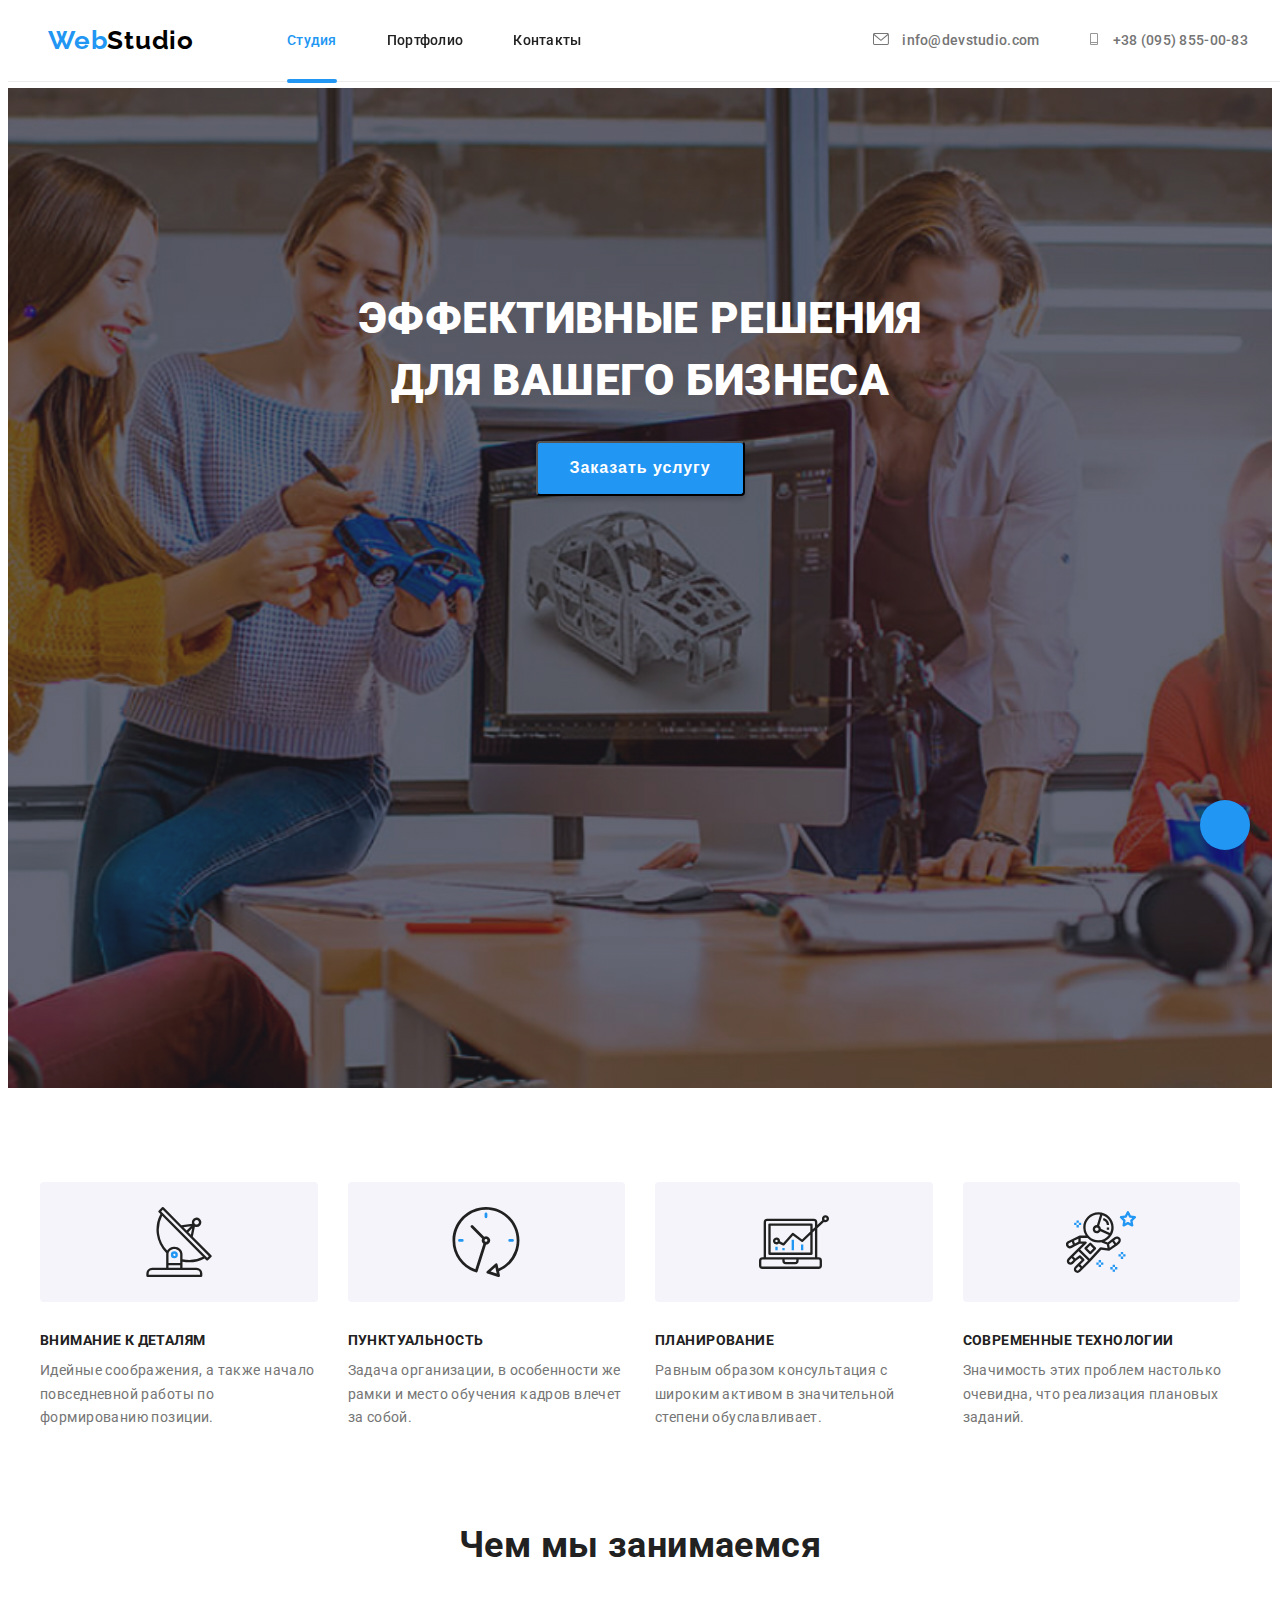
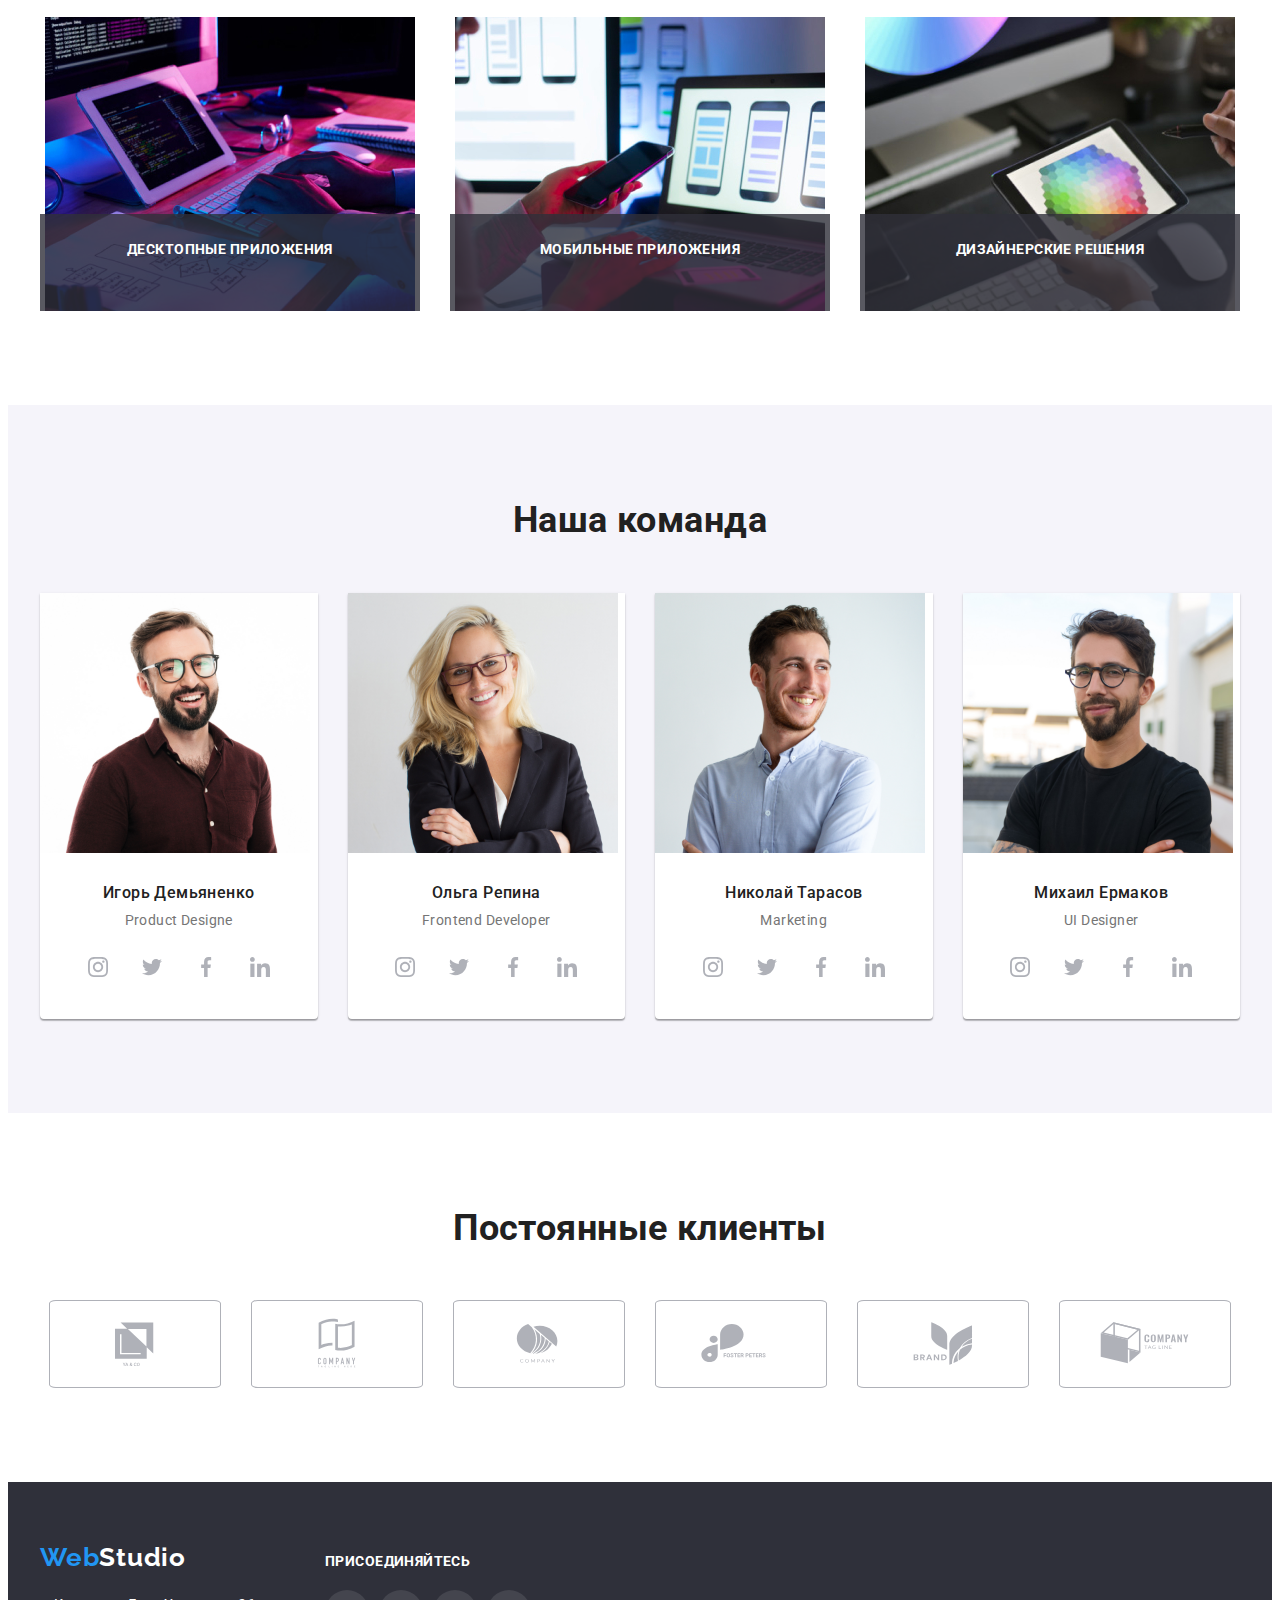
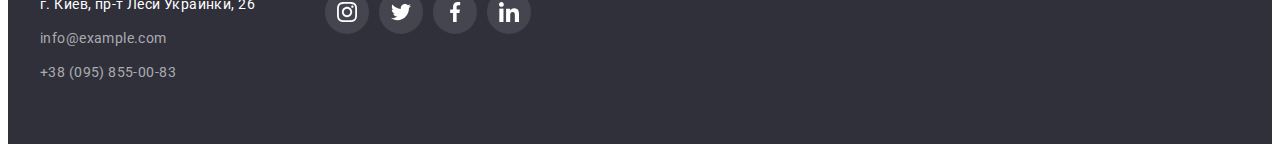
<file: index.html>
<!DOCTYPE html>
<html lang="ru">
<head>
    <meta charset="UTF-8">
    <meta http-equiv="X-UA-Compatible" content="IE=edge">
    <meta name="viewport" content="width=device-width, initial-scale=1.0">
    <title>Студия WebStudio - IT решения для бизнеса</title>
    <link 
    href="https://fonts.googleapis.com/css2?family=Raleway:wght@700&family=Roboto:wght@400;500;700;900&display=swap"
    rel="stylesheet">
    <link rel="stylesheet" 
    href="https://cdnjs.cloudflare.com/ajax/libs/modern-normalize/1.1.0/modern-normalize.min.css" 
    integrity="sha512-wpPYUAdjBVSE4KJnH1VR1HeZfpl1ub8YT/NKx4PuQ5NmX2tKuGu6U/JRp5y+Y8XG2tV+wKQpNHVUX03MfMFn9Q==" 
    crossorigin="anonymous" referrerpolicy="no-referrer" />
    <link
    rel="stylesheet" href="./css/styles.css">   
</head>
<body>
<header class="header">
    
    <div class="container header-container">
        <a class="logo-nav" href="./index.html" > <span>Web</span>Studio</a>
    
    <nav class="site-nav">
       <ul class="site-nav list">
        <li class="item">
            <a href="./index.html" class="link current">Студия</a></li>
        <li class="item">
            <a href="./portfolio.html" class="link">Портфолио</a></li>
        <li class="item">
            <a href="" class="link">Контакты</a></li>
       </ul> 
    </nav>

    <ul class="address-nav list">
        <li class="item">
          <a href="" class="link mailto">
            <svg class="heder-icons" width="16" height="12">
                <use href="./images/sprite.svg#icon-envelope">
                </use>
            </svg>
            info@devstudio.com</a>
        </li>
       
        <li class="item">
          <a href="tel:+380958550083" class="link tel">
            <svg class="heder-icons" width="10" height="12">
                <use href="./images/sprite.svg#icon-tel">
                </use>
            </svg>
            +38 (095) 855-00-83</a>
        </li>
    </ul> 
    </div>   
</header>
<!--Основной раздел-->
<main>
<!--Hero-->
<section class="hero overlay">
<div class="container">
    <h1 class="hero-title">Эффективные решения <br> для вашего бизнеса</h1>
   <button type="button" class="button-primary" data-modal-open>
     Заказать услугу</button>

<!--Модальное окно-->
<div class="backdrop is-hidden" data-modal>
  <div class="modal">
    <button class="modal-btn" data-modal-close>
      <svg width="11" height="11" viewBox="0 0 11 11" fill="none" xmlns="http://www.w3.org/2000/svg">
        <path d="M11 1.10786L9.89214 0L5.5 4.39214L1.10786 0L0 1.10786L4.39214 5.5L0 9.89214L1.10786 11L5.5 6.60786L9.89214 11L11 9.89214L6.60786 5.5L11 1.10786Z" fill="black"/>
        </svg>
      
      </button>
  </div>
</div>
</div>


</section>

<!--Секция преимущества (заголовок скрыть пустые абзацы удалить)-->
<section class="benefits section">

<div class="container">
    <h2 class="section-title visually-hidden">Преимущества WebStudio для вашего бизнеса</h2>
    <ul class="benefits list grid">
        <li class="item grid-item">
          <div class="benefits top">
          <svg class="benefits-icon" width="70" height="70">
            <use href="./images/sprite.svg#icon-antenna" ></use>
          </svg></div>
          <h3>Внимание к деталям</h3>
            <p>Идейные соображения, а также начало повседневной работы по формированию позиции.</p></li>
        <li class="item grid-item">
          <div class="benefits top">
          <svg class="benefits-icon" width="70" height="70">
            <use href="./images/sprite.svg#icon-clock"></use>
          </svg></div>
          <h3>Пунктуальность</h3>
            <p>Задача организации, в особенности же рамки и место обучения кадров влечет за собой.</p></li>
        <li class="item grid-item">
          <div class="benefits top">
          <svg class="benefits-icon" width="70" height="70">
            <use href="./images/sprite.svg#icon-diagram"></use>
          </svg></div>
          <h3>Планирование</h3>
            <p>Равным образом консультация с широким активом в значительной степени обуславливает.</p></li>
        <li class="item grid-item">
          <div class="benefits top">
          <svg class="benefits-icon" width="70" height="70">
            <use href="./images/sprite.svg#icon-astronaut"></use>
          </svg></div>
          <h3>Современные технологии</h3>
            <p>Значимость этих проблем настолько очевидна, что реализация плановых заданий.</p></li>    
    </ul>
</div>

</section>

<!--Секция услуги (пустые абзацы удалить или заполнить/скрыть)-->
<section class="services section">
<div class="container">
    <h2 class="section-title">Чем мы занимаемся</h2>
    <ul class="services list grid">
        <li class="item grid-item">
            
          <img src="./images/main/our_services/img.jpeg" 
            alt="IT разработчик для вашего бизнеса" 
            width="370" height="294">
            <p>Десктопные приложения</p>
        </li>
        <li class="item grid-item">
            
          <img src="./images/main/our_services/img2.jpeg" 
            alt="Клиент менеджер для бизнеса" 
            width="370" height="294">
            <p>Мобильные приложения</p>
        </li>
        <li class="item grid-item">
            
          <img src="./images/main/our_services/img3.jpeg" 
            alt="Веб дизайнер для вашего бизнеса" 
            width="370" height="294">
            <p>Дизайнерские решения</p>
        </li> 
    </ul>
</div>

</section>
<!--Секция команда (пустые абзацы удалить или заполнить/скрыть)-->
<section class="team section">
<div class="container">
    <h2 class="section-title">Наша команда</h2>
    <p></p>
    <ul class="team list grid">
        <li class="item grid-item">
            <img src="./images/main/team/igor.jpeg" 
            alt="Портрет Игорь Демьяненко Product Designer"
            width="270" height="268">
            <div class="team card">
            <h3>Игорь Демьяненко</h3><p>Product Designe</p>
            <ul class="socials list">
                <li class="socials-item">
                  <a
                    class="socials-link link"
                    href=""
                    aria-label="иконка Instagram"
                  >
                    <svg class="socials-icon" width="20px" height="20px">
                      <use href="./images/sprite.svg#icon-instagram"></use>
                    </svg>
                  </a>
                </li>
                <li class="socials-item">
                  <a
                    class="socials-link link"
                    href=""
                    
                    aria-label="иконка Twitter"
                  >
                    <svg class="socials-icon" width="20" height="20">
                    <use href="./images/sprite.svg#icon-twitter"></use>
                    </svg>
                  </a>
                </li>
                <li class="socials-item">
                  <a
                    class="socials-link link"
                    href=""
                    
                    aria-label="иконка Facebook"
                  >
                    <svg class="socials-icon" width="20" height="20">
                      <use href="./images/sprite.svg#icon-facebook"></use>
                    </svg>
                  </a>
                </li>
                <li class="socials-item">
                  <a
                    class="socials-link link"
                    href=""
                    
                    aria-label="иконка Linkedin"
                  >
                    <svg class="socials-icon" width="20" height="20">
                      <use href="./images/sprite.svg#icon-linkedin"></use>
                    </svg>
                  </a>
                </li>
              </ul></div></li>
        <li class="item grid-item"><img src="./images/main/team/olga.jpeg" 
            alt="Портрет Ольга Репина Frontend Developer" 
            width="270" height="268">
            <div class="team card">
            <h3>Ольга Репина</h3><p>Frontend Developer</p>
            <ul class="socials list">
              <li class="socials-item">
                <a
                  class="socials-link link"
                  href=""
                  aria-label="иконка Instagram"
                >
                  <svg class="socials-icon" width="20px" height="20px">
                    <use href="./images/sprite.svg#icon-instagram"></use>
                  </svg>
                </a>
              </li>
              <li class="socials-item">
                <a
                  class="socials-link link"
                  href=""
                  
                  aria-label="иконка Twitter"
                >
                  <svg class="socials-icon" width="20" height="20">
                  <use href="./images/sprite.svg#icon-twitter"></use>
                  </svg>
                </a>
              </li>
              <li class="socials-item">
                <a
                  class="socials-link link"
                  href=""
                  
                  aria-label="иконка Facebook"
                >
                  <svg class="socials-icon" width="20" height="20">
                    <use href="./images/sprite.svg#icon-facebook"></use>
                  </svg>
                </a>
              </li>
              <li class="socials-item">
                <a
                  class="socials-link link"
                  href=""
                  
                  aria-label="иконка Linkedin"
                >
                  <svg class="socials-icon" width="20" height="20">
                    <use href="./images/sprite.svg#icon-linkedin"></use>
                  </svg>
                </a>
              </li>
            </ul></div></li>

        <li class="item grid-item"><img src="./images/main/team/nickola.jpeg" 
            alt="Портрет Николай Тарасов Marketing" 
            width="270" height="268">
            <div class="team card">
            <h3>Николай Тарасов</h3><p>Marketing</p>
            <ul class="socials list">
              <li class="socials-item">
                <a
                  class="socials-link link"
                  href=""
                  aria-label="иконка Instagram"
                >
                  <svg class="socials-icon" width="20px" height="20px">
                    <use href="./images/sprite.svg#icon-instagram"></use>
                  </svg>
                </a>
              </li>
              <li class="socials-item">
                <a
                  class="socials-link link"
                  href=""
                  
                  aria-label="иконка Twitter"
                >
                  <svg class="socials-icon" width="20" height="20">
                  <use href="./images/sprite.svg#icon-twitter"></use>
                  </svg>
                </a>
              </li>
              <li class="socials-item">
                <a
                  class="socials-link link"
                  href=""
                  
                  aria-label="иконка Facebook"
                >
                  <svg class="socials-icon" width="20" height="20">
                    <use href="./images/sprite.svg#icon-facebook"></use>
                  </svg>
                </a>
              </li>
              <li class="socials-item">
                <a
                  class="socials-link link"
                  href=""
                  
                  aria-label="иконка Linkedin"
                >
                  <svg class="socials-icon" width="20" height="20">
                    <use href="./images/sprite.svg#icon-linkedin"></use>
                  </svg>
                </a>
              </li>
            </ul></div></li>

        <li class="item grid-item"><img src="./images/main/team/mihail.jpeg" 
            alt="Портрет Михаил Ермаков UI Designer" 
            width="270" height="268">
            <div class="team card">
            <h3>Михаил Ермаков</h3><p>UI Designer</p>
            <ul class="socials list">
              <li class="socials-item">
                <a
                  class="socials-link link"
                  href=""
                  aria-label="иконка Instagram"
                >
                  <svg class="socials-icon" width="20px" height="20px">
                    <use href="./images/sprite.svg#icon-instagram"></use>
                  </svg>
                </a>
              </li>
              <li class="socials-item">
                <a
                  class="socials-link link"
                  href=""
                  
                  aria-label="иконка Twitter"
                >
                  <svg class="socials-icon" width="20" height="20">
                  <use href="./images/sprite.svg#icon-twitter"></use>
                  </svg>
                </a>
              </li>
              <li class="socials-item">
                <a
                  class="socials-link link"
                  href=""
                  
                  aria-label="иконка Facebook"
                >
                  <svg class="socials-icon" width="20" height="20">
                    <use href="./images/sprite.svg#icon-facebook"></use>
                  </svg>
                </a>
              </li>
              <li class="socials-item">
                <a
                  class="socials-link link"
                  href=""
                  
                  aria-label="иконка Linkedin"
                >
                  <svg class="socials-icon" width="20" height="20">
                    <use href="./images/sprite.svg#icon-linkedin"></use>
                  </svg>
                </a>
              </li>
            </ul></div></li>

    </ul>
</div>
</section>
<!--Логотипы компаний-->
<section class="clients section">
  <div class="container">
    <h2 class="section-title">Постоянные клиенты</h2>
    <p></p>
    <ul class="clients list">
      <li class="item">
        <a class="clients-link"
          href=""
          aria-label="Логотип компании клиента">
          <svg class="clients-icon" width="106px" height="56px">
            <use href="./images/sprite.svg#icon-Logo"></use></svg>
        </a>
        
      </li>
      <li class="item">
        <a class="clients-link"
          href=""
          aria-label="Логотип компании клиента">
          <svg class="clients-icon" width="106px" height="56px">
            <use href="./images/sprite.svg#icon-Logo2"></use></svg>
        </a>
        
      </li>
      <li class="item">
        <a class="clients-link"
          href=""
          aria-label="Логотип компании клиента">
          <svg class="clients-icon" width="106px" height="56px">
            <use href="./images/sprite.svg#icon-Logo3"></use></svg>
        </a>
        
      </li>
      <li class="item">
        <a class="clients-link"
          href=""
          aria-label="Логотип компании клиента">
          <svg class="clients-icon" width="106px" height="56px">
            <use href="./images/sprite.svg#icon-Logo4"></use></svg>
        </a>
        
      </li>
      <li class="item">
        <a class="clients-link"
          href=""
          aria-label="Логотип компании клиента">
          <svg class="clients-icon" width="106px" height="56px">
            <use href="./images/sprite.svg#icon-Logo5"></use></svg>
        </a>
        
      </li>
      <li class="item">
        <a class="clients-link"
          href=""
          aria-label="Логотип компании клиента">
          <svg class="clients-icon" width="106px" height="56px">
            <use href="./images/sprite.svg#icon-Logo6"></use></svg>
        </a>
        
      </li>
    </ul>
  </div>
</section>

</main>
<!--Футер с адресным блоком-->
<footer class="page-footer">
  <div  class="footer container">
    <div class="footer"> 
    <a href="./index.html" class="revers-logo"><span> Web</span>Studio</a>
    <address class="address-footer">
        <p class="adress-footer">г. Киев, пр-т Леси Украинки, 26 <br>
    <a href="mailto:info@example.com" class="mailto-footer">info@example.com</a> <br>
    <a href="tel:+380958550083" class="tel-footer">+38 (095) 855-00-83</a>
</p>
</address>
</div>

     <div class="join box">
    <h2 class="join-title">Присоединяйтесь</h2>
    <ul class="join list">
      <li class="join-item">
        <a
          class="join-link link"
          href=""
          aria-label="иконка Instagram"
        >
          <svg class="join-icon" width="20px" height="20px">
            <use href="./images/sprite.svg#icon-instagram"></use>
          </svg>
        </a>
      </li>
      <li class="join-item">
        <a
          class="join-link link"
          href=""
          
          aria-label="иконка Twitter"
        >
          <svg class="join-icon" width="20" height="20">
          <use href="./images/sprite.svg#icon-twitter"></use>
          </svg>
        </a>
      </li>
      <li class="join-item">
        <a
          class="join-link link"
          href=""
          
          aria-label="иконка Facebook"
        >
          <svg class="join-icon" width="20" height="20">
            <use href="./images/sprite.svg#icon-facebook"></use>
          </svg>
        </a>
      </li>
      <li class="join-item">
        <a
          class="join-link link"
          href=""
          
          aria-label="иконка Linkedin"
        >
          <svg class="join-icon" width="20" height="20">
            <use href="./images/sprite.svg#icon-linkedin"></use>
          </svg>
        </a>
      </li>
    </ul>
  
  </div>
</div>
</footer>

<button class="scroll-to-top" type="button">
</button>

<script src="./js/modal.js"></script>
</body>
</html>
</file>
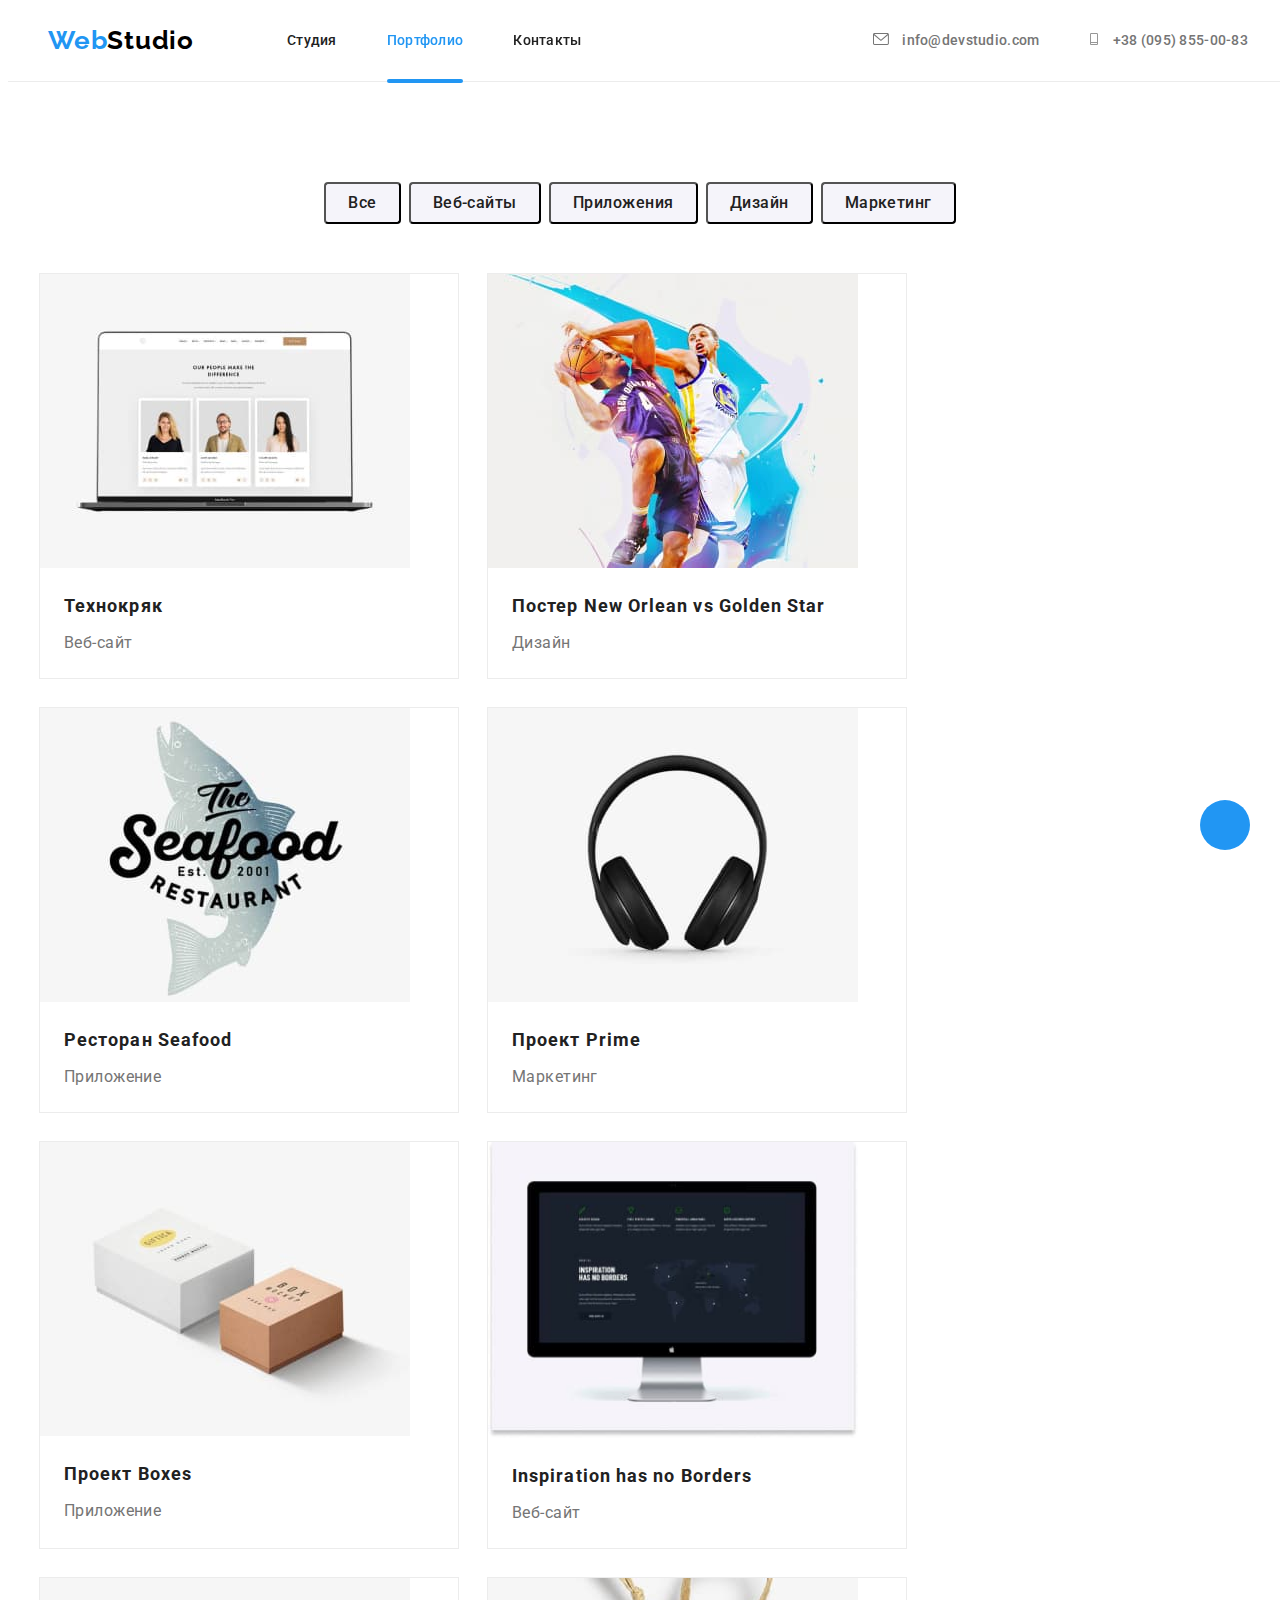
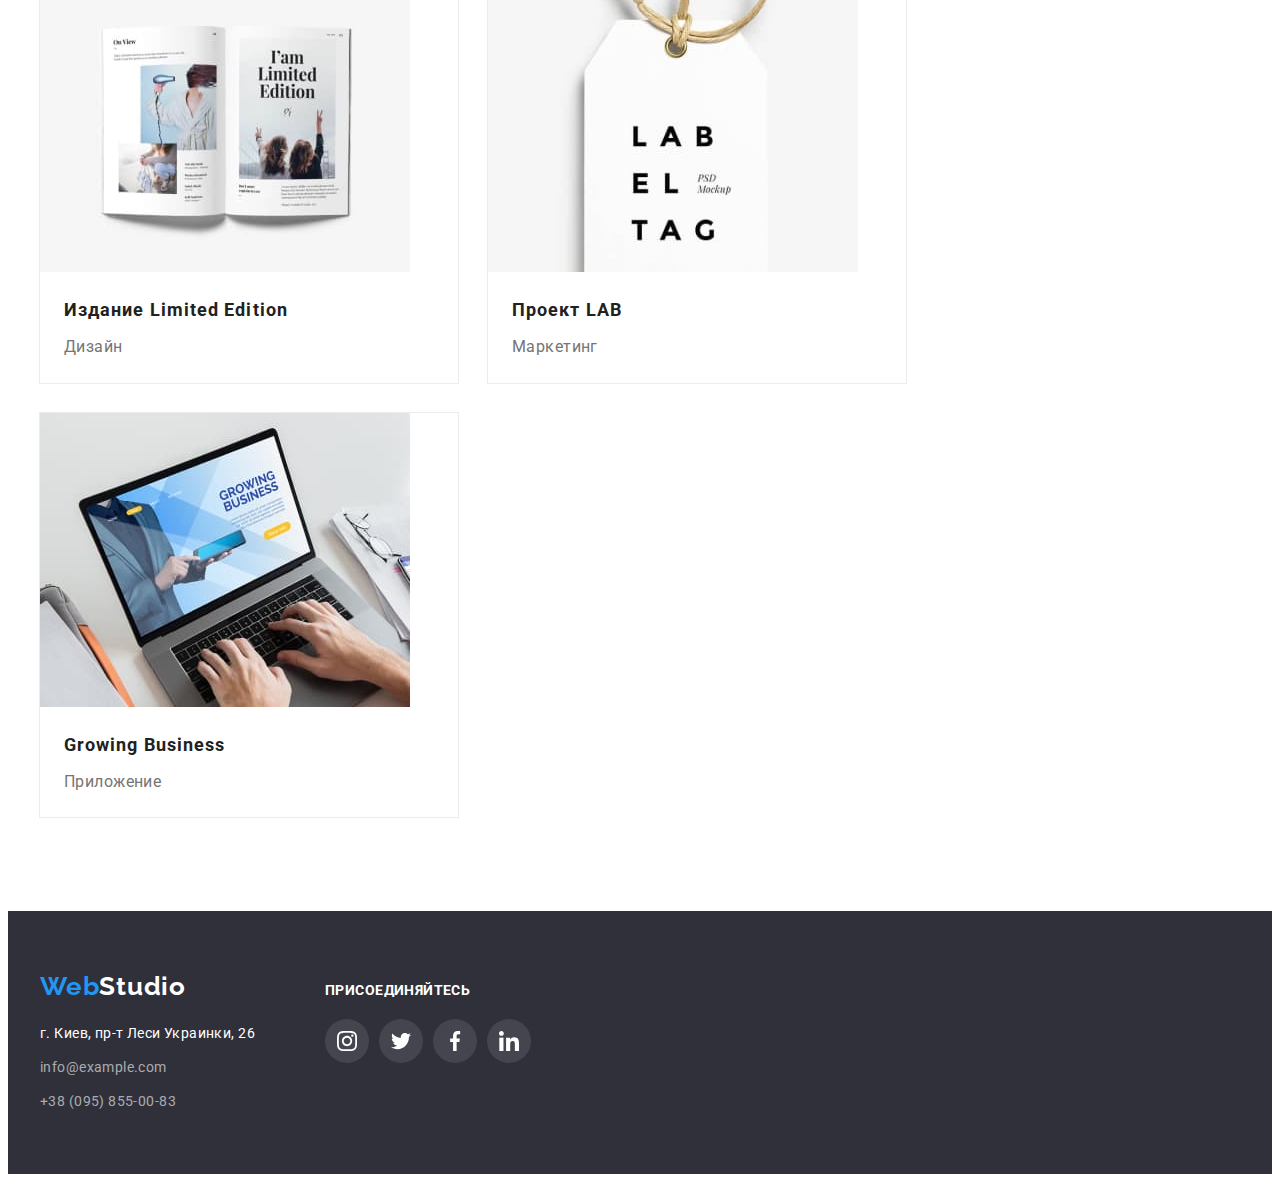
<file: portfolio.html>
<!DOCTYPE html>
<html lang="en">
<head>
    <meta charset="UTF-8">
    <meta http-equiv="X-UA-Compatible" content="IE=edge">
    <meta name="viewport" content="width=, initial-scale=1.0">
    <title>Портфолио студии WebStudio</title>
    <link 
    href="https://fonts.googleapis.com/css2?family=Raleway:wght@700&family=Roboto:wght@400;500;700;900&display=swap"
    rel="stylesheet">
    <link rel="stylesheet" 
    href="https://cdnjs.cloudflare.com/ajax/libs/modern-normalize/1.1.0/modern-normalize.min.css" 
    integrity="sha512-wpPYUAdjBVSE4KJnH1VR1HeZfpl1ub8YT/NKx4PuQ5NmX2tKuGu6U/JRp5y+Y8XG2tV+wKQpNHVUX03MfMFn9Q==" 
    crossorigin="anonymous" referrerpolicy="no-referrer" />
    <link 
    rel="stylesheet" href="./css/styles.css">
</head>
<body>
    <header class="header">
    
        <div class="container header-container">
            <a class="logo-nav" href="./index.html" > <span>Web</span>Studio</a>
        
        <nav class="site-nav">
           <ul class="site-nav list">
            <li class="item">
                <a href="./index.html" class="link">Студия</a></li>
            <li class="item">
                <a href="./portfolio.html" class="link current">Портфолио</a></li>
            <li class="item">
                <a href="" class="link">Контакты</a></li>
           </ul> 
        </nav>
    
        <ul class="address-nav list">
            <li class="item">
              <a href="" class="link mailto">
                <svg class="heder-icons" width="16" height="12">
                    <use href="./images/sprite.svg#icon-envelope">
                    </use>
                </svg>
                info@devstudio.com</a>
            </li>
           
            <li class="item">
              <a href="tel:+380958550083" class="link tel">
                <svg class="heder-icons" width="10" height="12">
                    <use href="./images/sprite.svg#icon-tel">
                    </use>
                </svg>
                +38 (095) 855-00-83</a>
            </li>
        </ul> 
        </div>   
    </header>
<main>

<section class="portfolio section">
        <div class="container">
        <h1 class="visually-hidden">Страница портфолио</h1>
    <ul class="filter list">
        <li class="item">
            <button class="button">Все
            </button></li>
        <li class="item">
            <button class="button">Веб-сайты
            </button></li>
        <li class="item">
            <button class="button">Приложения
            </button></li>
        <li class="item">
            <button class="button">Дизайн
            </button></li>
        <li class="item">
            <button class="button">Маркетинг
            </button></li>
    </ul>
    <h2 class="visually-hidden">Примеры выполненных IT проектов</h2>
    <ul class="portfolio list grid">
        <li class="item grid-item">
          <div class="portfolio-thumb">
          <a href="">
            <img src="./images/portfolio/tehnokryk.jpeg" 
            alt="" width="370" height="294"> 
            <p class="thumb-text">Ресурс предлагает комплексные предложения с разным уровнем функционала и сервисов. Все это позволит посетителю получить исчерпывающие сведения о компании или частном лице.</p>
          </div>
            <div class="card">
                <h3>Технокряк</h3>
                <p class="card-text">Веб-сайт</p>
            </div>
    </a></li>
        <li class="item grid-item">
          <div class="portfolio-thumb">
          <a href="">
            <img src="./images/portfolio/New_Orlean.jpeg" alt=""
            width="370" height="294"> 
            <p class="thumb-text">Ресурс предлагает комплексные предложения с разным уровнем функционала и сервисов. Все это позволит посетителю получить исчерпывающие сведения о компании или частном лице.</p>
            </div>
            <div class="card">
                <h3>Постер New Orlean vs Golden Star</h3>
                <p class="card-text">Дизайн</p>
            </div>
    </a></li>
        <li class="item grid-item">
          <div class="portfolio-thumb">
          <a href="">
            <img src="./images/portfolio/seafood.jpeg" alt=""
            width="370" height="294"> 
            <p class="thumb-text">Ресурс предлагает комплексные предложения с разным уровнем функционала и сервисов. Все это позволит посетителю получить исчерпывающие сведения о компании или частном лице.</p>
            </div>
            <div class="card">
                <h3>Ресторан Seafood</h3>
                <p class="card-text">Приложение</p>
            </div>
    </a></li>
        <li class="item grid-item">
          <div class="portfolio-thumb">
          <a href="">
            <img src="./images/portfolio/prime.jpeg" alt=""
            width="370" height="294"> 
            <p class="thumb-text">Ресурс предлагает комплексные предложения с разным уровнем функционала и сервисов. Все это позволит посетителю получить исчерпывающие сведения о компании или частном лице.</p>
            </div>
            <div class="card">
                <h3>Проект Prime</h3>
                <p class="card-text">Маркетинг</p>
            </div>
    </a></li>
        <li class="item grid-item">
          <div class="portfolio-thumb">
          <a href="">
            <img src="./images/portfolio/boxses.jpeg" alt=""
            width="370" height="294"> 
            <p class="thumb-text">Ресурс предлагает комплексные предложения с разным уровнем функционала и сервисов. Все это позволит посетителю получить исчерпывающие сведения о компании или частном лице.</p>
            </div>
            <div class="card">
                <h3>Проект Boxes</h3>
                <p class="card-text">Приложение</p>
            </div>
    </a></li>
        <li class="item grid-item">
          <div class="portfolio-thumb">
          <a href="">
            <img src="./images/portfolio/inspiration.jpeg" alt=""
            width="370" height="294"> 
            <p class="thumb-text">Ресурс предлагает комплексные предложения с разным уровнем функционала и сервисов. Все это позволит посетителю получить исчерпывающие сведения о компании или частном лице.</p>
            </div>
            <div class="card">
                <h3>Inspiration has no Borders</h3>
                <p class="card-text">Веб-сайт</p>
            </div>
    </a></li>
        <li class="item grid-item">
          <div class="portfolio-thumb">
          <a href="">
            <img src="./images/portfolio/Limited_Edition.jpeg" alt=""
            width="370" height="294"> 
            <p class="thumb-text">Ресурс предлагает комплексные предложения с разным уровнем функционала и сервисов. Все это позволит посетителю получить исчерпывающие сведения о компании или частном лице.</p>
            </div>
            <div class="card">
            <h3>Издание Limited Edition</h3>
            <p class="card-text">Дизайн</p>
            </div>
    </a></li>
        <li class="item grid-item">
          <div class="portfolio-thumb">
          <a href="">
            <img src="./images/portfolio/lab.jpeg" alt=""
            width="370" height="294"> 
            <p class="thumb-text">Ресурс предлагает комплексные предложения с разным уровнем функционала и сервисов. Все это позволит посетителю получить исчерпывающие сведения о компании или частном лице.</p>
            </div>
            <div class="card">
                <h3>Проект LAB</h3>
                 <p class="card-text">Маркетинг</p>
            </div>
    </a></li>
        <li class="item grid-item">
          <div class="portfolio-thumb">
          <a href="">
            <img src="./images/portfolio/Growing_Busines.jpeg" alt=""
            width="370" height="294"> 
            <p class="thumb-text">Ресурс предлагает комплексные предложения с разным уровнем функционала и сервисов. Все это позволит посетителю получить исчерпывающие сведения о компании или частном лице.</p>
            </div>
            <div class="card">
                <h3>Growing Business</h3>
                <p class="card-text">Приложение</p>
            </div>
    </a></li>
    </ul>  
    </div>
</section>
</main>
<!--Футер с адресным блоком-->
<footer class="page-footer">
  <div  class="footer container">
    <div class="footer"> 
    <a href="./index.html" class="revers-logo"><span> Web</span>Studio</a>
    <address class="address-footer">
        <p class="adress-footer">г. Киев, пр-т Леси Украинки, 26 <br>
    <a href="mailto:info@example.com" class="mailto-footer">info@example.com</a> <br>
    <a href="tel:+380958550083" class="tel-footer">+38 (095) 855-00-83</a>
</p>
</address>
</div>

     <div class="join box">
    <h2 class="join-title">Присоединяйтесь</h2>
    <ul class="join list">
      <li class="join-item">
        <a
          class="join-link link"
          href=""
          aria-label="иконка Instagram"
        >
          <svg class="join-icon" width="20px" height="20px">
            <use href="./images/sprite.svg#icon-instagram"></use>
          </svg>
        </a>
      </li>
      <li class="join-item">
        <a
          class="join-link link"
          href=""
          
          aria-label="иконка Twitter"
        >
          <svg class="join-icon" width="20" height="20">
          <use href="./images/sprite.svg#icon-twitter"></use>
          </svg>
        </a>
      </li>
      <li class="join-item">
        <a
          class="join-link link"
          href=""
          
          aria-label="иконка Facebook"
        >
          <svg class="join-icon" width="20" height="20">
            <use href="./images/sprite.svg#icon-facebook"></use>
          </svg>
        </a>
      </li>
      <li class="join-item">
        <a
          class="join-link link"
          href=""
          
          aria-label="иконка Linkedin"
        >
          <svg class="join-icon" width="20" height="20">
            <use href="./images/sprite.svg#icon-linkedin"></use>
          </svg>
        </a>
      </li>
    </ul> 
  
  </div>
</div>
</footer>

<button class="scroll-to-top" type="button">
</button>


</body>
</html>
</file>
<file: css/styles.css>
/*Стили цвета*/

:root {
    --secondary-text-color: #757575;
    --primary-text-color: #212121;
    --transparent-text: rgba(255, 255, 255, 0.6);
    --accent-color: #2196F3;
    --logo-text-color: #000000;
    --primary-white-color: #ffffff;
    --background-color: #2F303A;
    --background-color-secondary: #F5F4FA;
    --border-color: #ECECEC;
    --icon-color: #AFB1B8;
    --thumb-color: rgba(33, 150, 243, 0.9);
    --modal-btn-color:  rgba(0, 0, 0, 0.1);
    --modal-backdrop-color:  rgba(0, 0, 0, 0.2);

    /* grid item*/
    --items: 1;
    --indent: 30px;
  }

body {
    background-color: var(--primary-white-color);
    color: var(--primary-text-color);

    font-family: Roboto, sans-serif;
    font-weight: 400;
    letter-spacing: 0.03em;
    font-size: 14px;
    line-height: 1.2;

    padding-top: 80px;
  }

  h1,h2,h3,h4,h5,h6,p {
  margin: 0;
  }

/* Формат списков и ссылок (обнуление)*/
.list {
  list-style: none;
  padding: 0;
  margin: 0;
}

a {
  text-decoration: none;
}

img {
  display: block;
  max-width: 100%;
  height: auto;
}

.visually-hidden {
  position: absolute;
  white-space: nowrap;
  width: 1px;
  height: 1px;
  overflow: hidden;
  border: 0;
  padding: 0;
  clip: rect(0 0 0 0);
  clip-path: inset(50%);
  margin: -1px;
}

/*
==== Сетка для колекции ====
*/

.grid {
  display: flex;
  flex-wrap: wrap;
  gap: var(--indent);

}

.grid-item {
  flex-basis: calc( (100% - (var(--items) - 1)*var(--indent)) / var(--items));
}

  /* Контейнер*/
.container {
  width: 1200px;
  padding-left: 15px;
  padding-right: 15px;
  margin-left: auto;
  margin-right: auto;
}

/*Хеадер*/
.header {
border-bottom: 1px solid var(--border-color);
position: fixed;
top: 0;
width: 100vw;
min-height: 80px;

background-color: var(--primary-white-color);

z-index: 9;
}

.header-container {
  display: flex;
  align-items: center;
}

/*Логотипы*/

.logo-nav {
    color: var(--logo-text-color);
    font-family: Raleway,sans-serif;
    font-weight: 700;
    letter-spacing: 0.03em;
    font-size: 26px;
    line-height: 1.2;

    margin-right: 93px;

  }
  
.revers-logo {
    color: var(--primary-white-color);
    background-color: var(--background-color);
    font-family: Raleway,sans-serif;
    font-weight: 700;
    letter-spacing: 0.03em;
    font-size: 26px;
    line-height: 1.2;
  }

.logo-nav span {color: var(--accent-color);}
.revers-logo span {color: var(--accent-color);}

/*Site-nav* *address-nav*/
.site-nav .link {
color: var(--primary-text-color);
font-weight: 500;
letter-spacing: 0.02em;

padding-top: 32px;
padding-bottom: 32px;

}

.site-nav .item {
display: flex;

position: relative;

margin-right: 50px;
}

.site-nav .item:last-child {
  margin-right: 0px;
}

.site-nav.list {
  display: flex;
  align-items: center;
}

.site-nav .link:hover, 
.site-nav .link:focus,
.address-nav .link:hover,
.address-nav .link:focus{
color: var(--accent-color);

transition: 250ms color cubic-bezier(0.4, 0, 0.2, 1);
}

.site-nav .link.current,
.address-nav .link.current{
color: var(--accent-color);

}

.link.current::after {
content: "";
display: block;
width: 100%;
height: 4px;
border-color: var(--accent-color);
background-color: var(--accent-color);
border-radius: 2px;

position: absolute;
bottom: -2px;
left: 0;
z-index: 10;

transition: 250ms color cubic-bezier(0.4, 0, 0.2, 1);
}

.site-nav .link:hover::after, 
.site-nav .link:focus::after
{
  content: "";
  display: block;
  width: 100%;
  height: 4px;
  border-color: var(--accent-color);
  background-color: var(--accent-color);
  border-radius: 2px;
  


  position: absolute;
  bottom: -2px;
  left: 0;

}

/*Блок header mailto + tel*/

.address-nav .link
{color: var(--secondary-text-color);
font-weight: 500;
letter-spacing: 0.02em;

display: block;

padding-top: 32px;
padding-bottom: 32px;

transition: 250ms color cubic-bezier(0.4, 0, 0.2, 1);
}

.address-nav .mailto {
  margin-right: 50px;
}

.address-nav {
  display: flex;
  align-items: center;
  margin-left: auto;
}

.address-nav.list {
  display: flex;
  align-items: center;

}

.link.mailto:hover, 
.link.tel:hover {
  color: var(--accent-color);


}

.heder-icons {
  fill: currentColor;
  margin-right: 10px;
  }

/*Футер*/
.page-footer {
    
    background-color: var(--background-color);
    padding-top: 60px;
    padding-bottom: 60px; 
}

.address-footer {
  font-style: normal;
  color: var(--primary-white-color);
  line-height: 1.7;

  margin-top: 20px;
}

.mailto-footer,
.tel-footer {
    font-style: normal;
    color: var( --transparent-text);
    line-height: 1.75;

    display: inline-block;
    margin-top: 9px;

    transition: color 250ms cubic-bezier(0.4, 0, 0.2, 1);
}

.mailto-footer:hover,
.tel-footer:hover {
color: var(--accent-color);
}

.footer.container {
  display: flex;
  align-items: baseline;
}

/*Модальное окно*/

.backdrop {
  position: fixed;
  top: 0;
  left: 0;
  width: 100px;
  height: 100px;
  background-color:  var(--modal-backdrop-color);
  opacity: 1;

  width: 100%;
  height: 100%;

  opacity: 1;
  transition: opacity 250ms cubic-bezier(0.4, 0, 0.2, 1);

}

.backdrop.is-hidden {
opacity: 0;
visibility: hidden;
pointer-events: none;
}

.modal {
position: absolute;
top: 50%;
left: 50%;

transform: translate( -50%, -50%) scale(1);
transition: transform 250ms cubic-bezier(0.4, 0, 0.2, 1);

min-width: 528px;
min-height: 581px;
background-color: var(--primary-white-color);
}

.backdrop.is-hidden .modal {
transform: translate( -50%, -50%) scale(1.2);
}

.modal-btn {
  position: absolute;
  top: 8px;
  right: 8px;

  display: flex;
  align-items: center;
  justify-content: center;
  width: 30px;
  height: 30px;
  padding: 0;

  border: 1px solid var(--modal-btn-color);
  border-radius: 50%;
  background-color: transparent;

  cursor: pointer;

}

/*Секция Герой*/
.hero {
    background-color: var(--background-color);
    padding-top: 200px;
    padding-bottom: 200px;
    text-align: center;
}
.hero-title {
    color: var(--primary-white-color);
    text-transform: uppercase;
    font-size: 44px;
    font-weight: 900;
    line-height: 1.4;
    letter-spacing: 0,06em;

    margin-bottom: 30px;
}

.overlay {
  height: 600px;
  max-width: 1600px;
  margin-left: auto;
  margin-right: auto;

  background-image: 
  linear-gradient(
    to right, rgba(47, 48, 58, 0.4), rgba(47, 48, 58, 0.4)
  ),
  url(../images/main/hero/hero.jpg);
  background-color: var(--background-hero);

  background-size: cover;
  background-repeat: no-repeat;
  background-position: center;

}

/*Button*/

.button {
  font-family: inherit;
  cursor: pointer;
  letter-spacing: 0.03em;

  padding: 6px 22px;

  color: var(--primary-text-color);
  background-color: var(--background-color-secondary);
  font-weight: 500;
  font-size: 16px;
  line-height: 1.6;

  border-radius: 4px;
}


.button.activ {
  color: var(--primary-white-color);
  background-color: var(--accent-color);
}

.button-primary {
    color: var(--primary-white-color);
    background-color: var(--accent-color);
    text-align: center;
    font-weight: 700;
    font-size: 16px;
    line-height: 1.9;
    letter-spacing: 0.06em;

    padding: 10px 32px;

    box-shadow: 0px 4px 4px rgba(0, 0, 0, 0.15);
    border-radius: 4px;

}

.button:last-child {
  margin-right: 0;
}
/*Секции*/
.section {
padding-top: 94px;
padding-bottom: 94px;
}


.section-title {
    color: var(--primary-text-color);
    font-weight: 700;
    font-size: 36px;
    text-align: center;

    margin-bottom: 50px;
  }
.section h3 {
color: var(--primary-text-color);
font-weight: 500;
font-size: 16px;
}
.section p {
  color: var(--secondary-text-color);
  font-weight: 400;
  }

/*Секция преимущества*/

.benefits.list {
  display: flex;
  align-items: center;

  flex-wrap: wrap;
  /*margin: -15px;*/
  gap: var(--indent);
  
}

/*
.benefits.list .item + .item {
  margin-left: 30px;
}*/

.benefits.list .item {

  /*width: 270px;*/
  /*margin: 15px;*/

  --items: 4;
}

.benefits.list h3 {
  color: var(--primary-text-color);
  text-transform: uppercase;
  font-weight: 700;
  font-size: 14px;

  margin-bottom: 10px;
}

.benefits.list p{
color: var(--secondary-text-color);
line-height: 1.7;
}

.benefits.top {
  display: flex;
  min-width: 100%;
  min-height: 120px ;
  background-color: var(--background-color-secondary);
  justify-content: center;
  align-items: center;

  margin-bottom: 30px;

  border-radius: 4px;
}

/*Секция услуги*/
.services.section {
  padding-top: 0px;
}

.services.list {
  display: flex;
  flex-wrap: wrap;
  gap: var(--indent);

}

/*.services.list .item + .item {
  margin-left: 30px;
}*/

.services.list .item {
--items: 3;

position: relative;

display: flex;
align-content: center;
justify-content: center;

}

.services.list p {
color: var(--primary-white-color);
text-transform: uppercase;
font-weight: 700;
font-size: 14px;
background-color: rgba(47, 48, 58, 0.8);

content: "";
display: flex;
align-content: center;
justify-content: center;
text-align: center;
width: 100%;
height: 70px;

padding-top: 27px;
position: absolute;
bottom: 0%;
left: 0%;

}

/*Секция комнада*/
.team.section {
  background-color: var(--background-color-secondary);
}

.team.list {
  display: flex;
  flex-wrap: wrap;
  
  gap: var(--indent);

}

.team.list .item {
background-color: var(--primary-white-color);
  --items: 4;

box-shadow: 0px 1px 3px rgba(0, 0, 0, 0.12), 0px 1px 1px rgba(0, 0, 0, 0.14), 0px 2px 1px rgba(0, 0, 0, 0.2);
border-radius: 0px 0px 4px 4px;
 /* padding-bottom: 30px;
  margin-right: 30px;*/
}

/* правило не работает обнуление 4го ребенка так как соседи есть у всех .team.list .item + .item {
margin-left: 30px;
}*/

/*.team.list .item:nth-child(4n){
  margin-right: 0px;
}*/

.team.list h3 {
  margin-bottom: 10px;
}

.team.list h3,
.team.list p {
  text-align: center;
}

.team.card {
  
  padding-top: 30px;
  padding-bottom: 30px;
}

/* social icon*/

.socials.list {
  display: flex;
  justify-content: center;
  align-items: center;
  margin-top: 16px ;
}

.socials-link {
  display: flex;
  align-items: center;
  justify-content: center;
  

  width: 44px;
  height: 44px;

  background-color: transparent;
  border-radius: 50%;

  transition: 250ms background-color cubic-bezier(0.4, 0, 0.2, 1);
}

.socials-icon {
  fill: var(--icon-color);

  transition: 250ms fill cubic-bezier(0.4, 0, 0.2, 1);
}

.socials-item:not(:last-child){
margin-right: 10px;
}

.socials-link:hover,
.socials-link:focus {
  background-color: var(--accent-color);
}

.socials-link:hover .socials-icon,
.socials-link:focus .socials-icon {
  fill: var(--primary-white-color);
  
}
/*Секция портфолио кнопки-фильтры !!!!!НЕ РАБОТАЕТ центрирование*/
.filter.list {
  display: flex;
  justify-content: center;
  margin-bottom: 50px;
}

.filter.list .item + .item{
 margin-left: 8px;
}

.filter.list .button,
.filter.list .button {
transition: 250ms box-shadow cubic-bezier(0.4, 0, 0.2, 1),
250ms background-color cubic-bezier(0.4, 0, 0.2, 1),
250ms color cubic-bezier(0.4, 0, 0.2, 1);
}


.filter.list .button:hover,
.filter.list .button:focus {
box-shadow: 0px 3px 1px rgba(0, 0, 0, 0.1), 0px 1px 2px rgba(0, 0, 0, 0.08), 0px 2px 2px rgba(0, 0, 0, 0.12);
background-color: var(--accent-color);
color: var(--primary-white-color);

}

/*Секции портфолио*/

.portfolio.list {
  display: flex;
  flex-wrap: wrap;

  gap: var(--indent);
}

.portfolio.list .item {
  /*margin-right: 30px;
  margin-bottom: 30px;*/

  outline: 1px solid var(--border-color);

  --items: 3;

  transition: 250ms box-shadow cubic-bezier(0.4, 0, 0.2, 1);

}

.portfolio.list .item:hover,
.portfolio.list .item:focus {
box-shadow: 0px 1px 1px rgba(0, 0, 0, 0.12), 0px 4px 4px rgba(0, 0, 0, 0.06), 1px 4px 6px rgba(0, 0, 0, 0.16);

}

.portfolio-thumb {
  display: flex;
  position: relative;

  overflow: hidden;
}

.portfolio-thumb::before {
content: "";
width: 100%;
height: 100%;
background-color: var(--thumb-color);

position: absolute;

top: 150%;
left: 50%;

transform: translate(-50%, -50%);

z-index: 2;

transition: 250ms top cubic-bezier(0.4, 0, 0.2, 1);
}

.portfolio-thumb .thumb-text {
color: var(--primary-white-color);
font-weight: 400;
font-size: 18px;
overflow: auto;

width: 320px;
height: 168px;
line-height: 1.6;

position: absolute;
top: 150%;
left: 50%;

transform: translate(-50%, -50%);



z-index: 3;

transition: 250ms top cubic-bezier(0.4, 0, 0.2, 1);
}

.portfolio.list .item:hover .portfolio-thumb::before,
.portfolio.list .item:hover .thumb-text {
opacity: 1;
top: 50%;
left: 50%;
transform: translate(-50%, -50%);
}



/*
.portfolio.list .item:nth-child(3n){
  margin-right: 0px;
}

.portfolio.list .item:nth-last-child(-n+3){
  margin-bottom: 0px;
}
*/

.portfolio.list .card {
  width: 370px;
  padding: 20px 24px;
}

.portfolio.section h3 {
  color: var(--primary-text-color);
  font-weight: 700;
  font-size: 18px;
  line-height: 2;
  letter-spacing: 0.06em;

  margin-bottom: 4px;
}
.portfolio.section .card-text {
  color: var(--secondary-text-color);
  font-weight: 400;
  font-size: 16px;
  line-height: 1.9;
  }


/*.section a:hover {
    background-color: var(--background-color-secondsry);
}*/

/*Секция постоянные клиенты*/

  .clients.list h3 {
    margin-top: 30px;
    margin-bottom: 10px;
  }

.clients.list {
  display: flex;
  flex-wrap: wrap;

  justify-content: center;
  align-items: center;
 
}

.clients-link {
  display: flex;
  align-items: center;
  justify-content: center;

  width: 170px;
  height: 86px;

  border: 1px solid var(--icon-color) ;
  border-radius: 4%;

  transition: 250ms border cubic-bezier(0.4, 0, 0.2, 1);
}

.clients .item:not(:last-child){
  margin-right: 30px;
}

.clients-link:hover,
.clients-link:focus {
border: 1px solid var(--accent-color);
}

.clients-icon {
  fill: var(--icon-color);
  transition: fill 250ms cubic-bezier(0.4, 0, 0.2, 1)
}

.clients-link:hover .clients-icon,
.clients-link:focus .clients-icon {
fill: var(--accent-color);
}

/*Секция присоединяйтесь*/

.join.box {

width: 206px;
height: 80px;

margin-left: 70px;
}

.join-title {
  color: var(--primary-white-color);
  text-transform: uppercase;
  font-weight: 700;
  font-size: 14px;
  margin-bottom: 20px;
}

.join.list {
  display: flex;
  
  justify-content: center;
  align-items: center;
  margin-top: 16px ;
}

.join-link {
  display: flex;
  align-items: center;
  justify-content: center;

  width: 44px;
  height: 44px;

  background-color: rgba(255, 255, 255, 0.1);
 
  border-radius: 50%;

  transition: 250ms background-color cubic-bezier(0.4, 0, 0.2, 1);
}

.join-item:not(:last-child){
  margin-right: 10px;
  }


.join-icon {
    fill: var(--primary-white-color);
    transition: 250ms fill cubic-bezier(0.4, 0, 0.2, 1);
  }
  

.join-link:hover,
.join-link:focus {
    background-color: var(--accent-color);
  }
  
.join-link:hover .join-icon,
.join-link:focus .join-icon {
    fill: var(--primary-white-color);
  }

/*Скролл*/

.scroll-to-top {
  position: fixed;
  bottom: 50px;
  right: 30px;
 
  width: 50px;
  height: 50px;

  background-color: var(--accent-color);
  border: none;
  border-radius: 50%;
  cursor: pointer;
}
</file>
